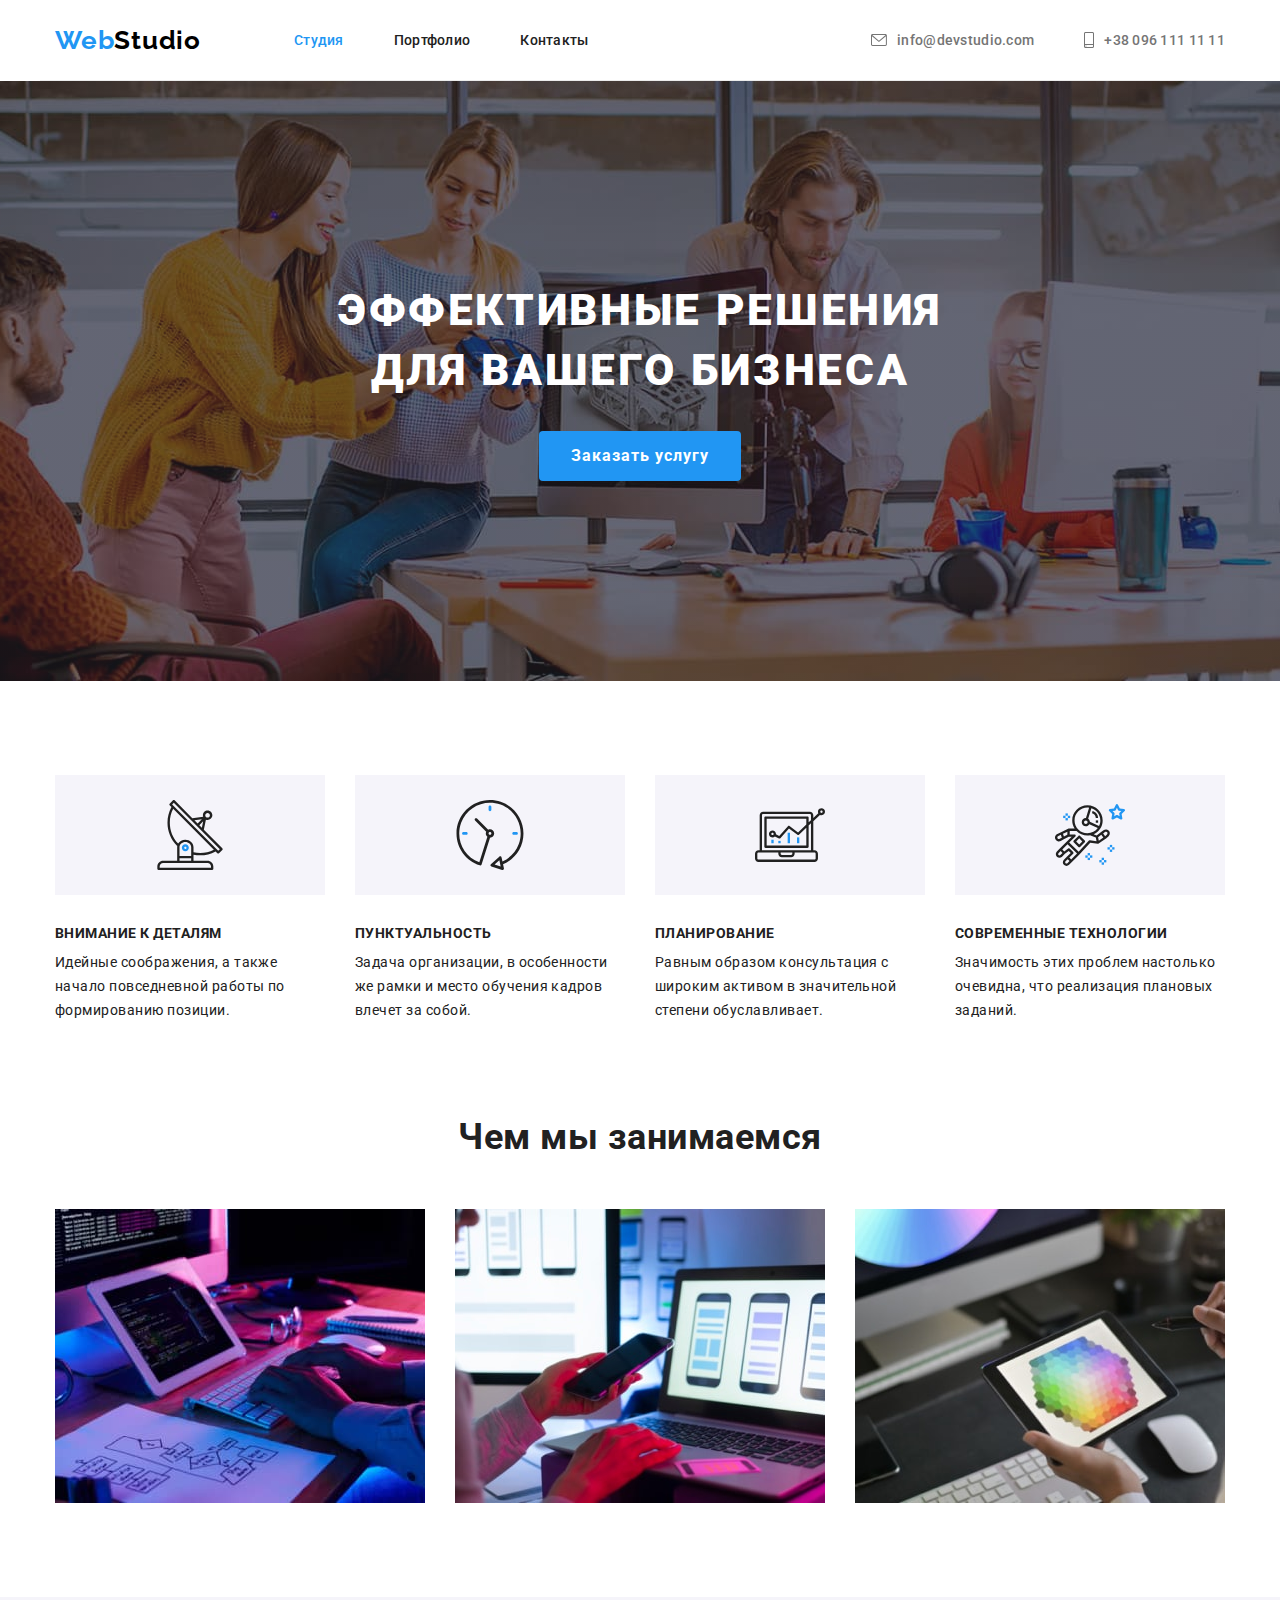
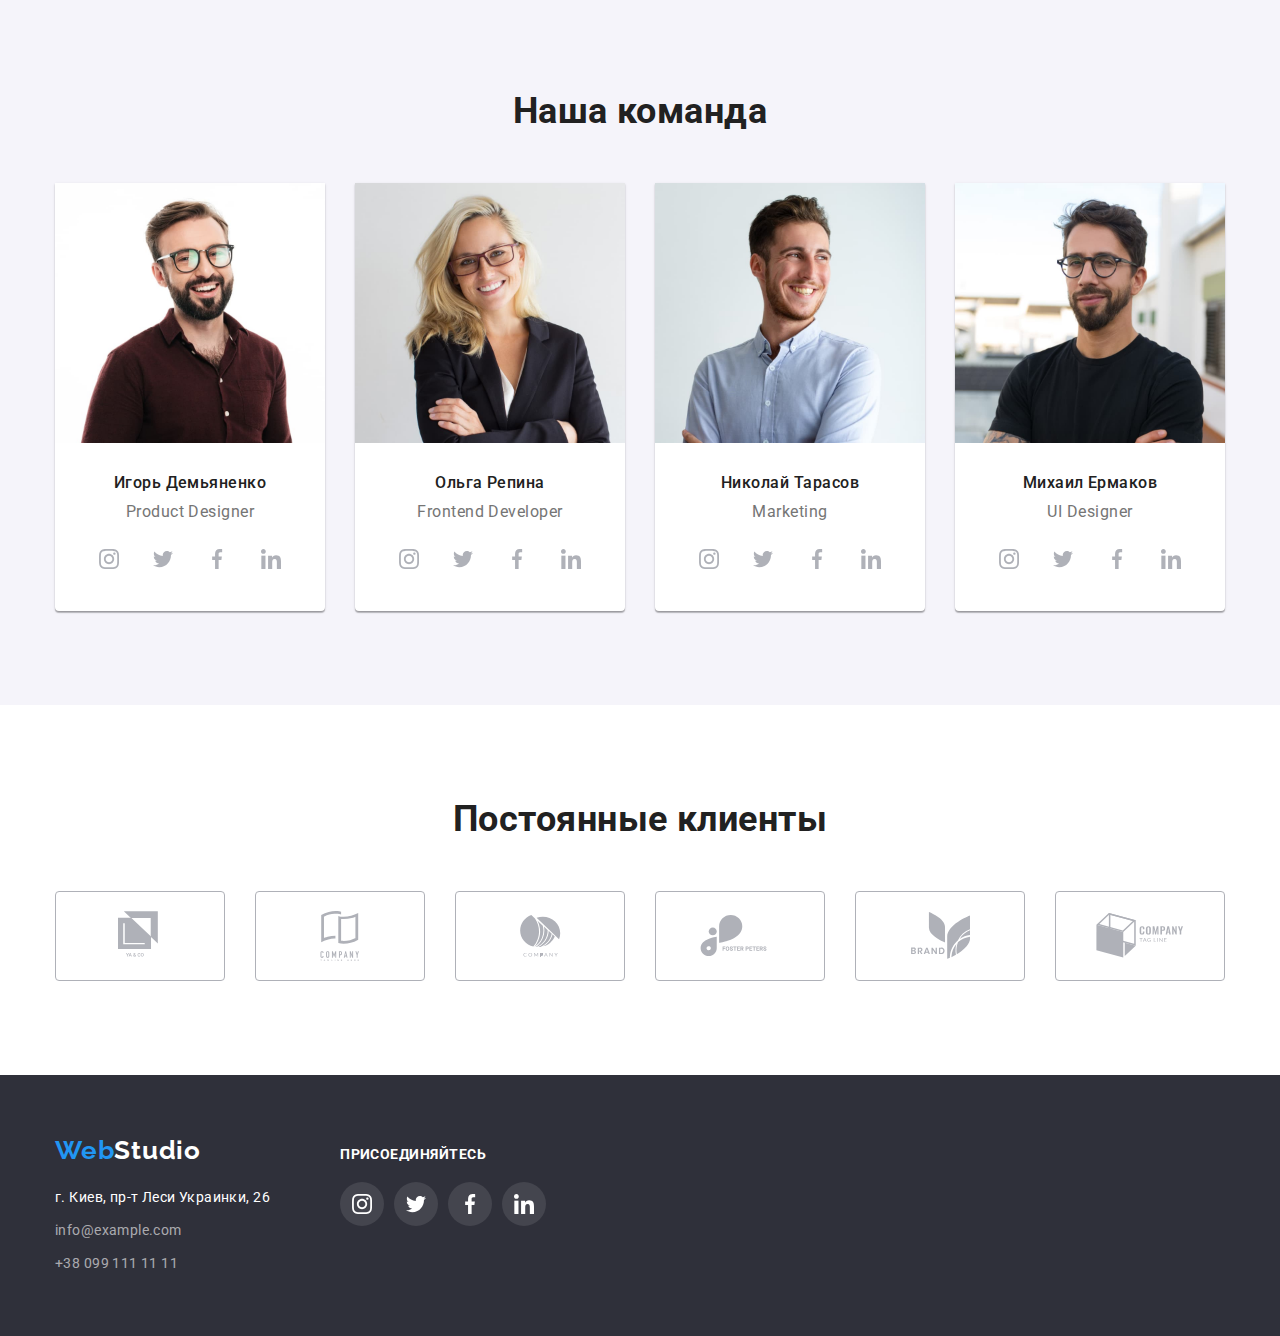
<file: index.html>
<!DOCTYPE html>
<html lang="ru">
<head>
    <meta charset="UTF-8">
    <meta name="viewport" content="width=device-width, initial-scale=1.0">
    <title>WebStudio</title>
    <link rel="preconnect" href="https://fonts.gstatic.com">
    <link href="https://fonts.googleapis.com/css2?family=Raleway:wght@700&family=Roboto:wght@400;500;700;900&display=swap" rel="stylesheet">
    <link rel="stylesheet" href="https://cdnjs.cloudflare.com/ajax/libs/modern-normalize/0.6.0/modern-normalize.min.css">
    <link rel="stylesheet" href="css/style.css">
</head>
<body class="body">

    <!--HEADER-->
    <header>
        <div class="header container">
            <nav class="main-nav">
                <a href="index.html" lang="en" class="logo">Web<span class="logo black-theme">Studio</span></a> 
                <ul class="site-nav list ">
                    <li class="site-nav-item"><a href="index.html" class="link current">Студия</a></li>
                    <li class="site-nav-item"><a href="portfolio.html" class="link">Портфолио</a></li>
                    <li class="site-nav-item"><a href="" class="link">Контакты</a></li>
                </ul>
            </nav>
            <address class="address">
                <ul class="address-list list">
                    <li class="address-item">
                        <a href="mailto:info@devstudio.com" class="address-link">
                            <svg class="address-icon" width="16" height="12">
                                <use href="./images/sprite.svg#envelope"></use>
                            </svg>
                            info@devstudio.com
                        </a>
                    </li>
                    <li class="address-item">
                        <a href="tel:+380961111111" class="address-link">
                            <svg class="address-icon" width="10" height="16">
                                <use href="./images/sprite.svg#smartphone"></use>
                            </svg>
                         +38 096 111 11 11
                        </a>
                    </li>
                </ul>
            </address>
        </div>
    </header>

    <main>
    <!--HERO-->
    <section class="hero-overlay">
        <div class="hero-center-side">
            <h1 class="hero-title">Эффективные решения для вашего бизнеса</h1>
            <a href="" class="hero-link">Заказать услугу</a>
        </div>
    </section>

    <!-- ADVANTAGES -->
    <section class="advantages section">
        <div class="container">
            <h2 class="visually-hidden" >Преимущества</h2>
            <ul class="advantages-list list">
                <li class="advantages-item">
                    <div class="icon-bg">
                        <svg class="advantages-icon" width="70" height="70">
                            <use href="./images/sprite.svg#antenna"></use>
                        </svg>
                    </div>
                    <h3 class="advantages-title">Внимание к деталям</h3>
                    <p>Идейные соображения, а также начало повседневной работы по формированию позиции.</p>
                </li>
                <li class="advantages-item">
                    <div class="icon-bg">
                        <svg class="advantages-icon" width="70" height="70">
                            <use href="./images/sprite.svg#clock"></use>
                        </svg>
                    </div>
                    <h3 class="advantages-title">Пунктуальность</h3>
                    <p>Задача организации, в особенности же рамки и место обучения кадров влечет за собой.</p>
                </li>
                <li class="advantages-item">
                    <div class="icon-bg">
                        <svg class="advantages-icon" width="70" height="70">
                            <use href="./images/sprite.svg#diagram"></use>
                        </svg>
                    </div>
                    <h3 class="advantages-title">Планирование</h3>
                    <p>Равным образом консультация с широким активом в значительной степени обуславливает.</p>
                </li>
                <li class="advantages-item">
                    <div class="icon-bg">
                        <svg class="advantages-icon" width="70" height="70">
                            <use href="./images/sprite.svg#astronaut"></use>
                        </svg>
                    </div>
                    <h3 class="advantages-title">Современные технологии</h3>
                    <p>Значимость этих проблем настолько очевидна, что реализация плановых заданий.</p>
                </li>
            </ul>
        </div>
    </section>

    <!--ABOUT-->
    <section class="about">
        <div class="container">
            <h2 class="about-title">Чем мы занимаемся</h2>
            <ul class="about-list list">
                <li class="about-item">
                    <img src="images/image01.jpg" alt="Компьютер" width="370" height="294">
                </li>
                <li class="about-item">
                    <img src="images/image02.jpg" alt="Мобильный телефон" width="370" height="294">
                </li>
                <li class="about-item">
                    <img src="images/image03.jpg" alt="Планшет" width="370" height="294">
                </li>
            </ul>
        </div>
    </section>

    <!-- TEAM-->
    <section class="team section">
        <div class="container">
            <h2 class="team-title">Наша команда</h2>
            <ul class="team-list list">
                <li class="team-item">
                    <img src="images/team/product_designer.jpg" alt="Игорь Демьяненко" width="270" height="260">
                    <div class="team-content">
                        <h3 class="team-name">Игорь Демьяненко</h3>
                        <p class="team-position" lang="en">Product Designer</p>
                        <ul class="social-list list">
                            <li class="social-list-item">
                                <a href="" class="social-list-link">
                                    <svg class="social-list-icon">
                                        <use href="./images/sprite.svg#instagram"></use>
                                    </svg>
                                </a>
                            </li>
                            <li class="social-list-item">
                                <a href="" class="social-list-link">
                                    <svg class="social-list-icon">
                                        <use href="./images/sprite.svg#twitter"></use>
                                    </svg>
                                </a>
                            </li>
                            <li class="social-list-item">
                                <a href="" class="social-list-link">
                                    <svg class="social-list-icon">
                                        <use href="./images/sprite.svg#facebook"></use>
                                    </svg>
                                </a>
                            </li>
                            <li class="social-list-item">
                                <a href="" class="social-list-link">
                                    <svg class="social-list-icon">
                                        <use href="./images/sprite.svg#linkedin"></use>
                                    </svg>
                                </a>
                            </li>
                        </ul>
                    </div>  
                </li>
                <li class="team-item">
                    <img src="images/team/frontend_developer.jpg" alt="Ольга Репина" width="270" height="260">
                    <div class="team-content">
                        <h3  class="team-name">Ольга Репина</h3>
                        <p class="team-position" lang="en">Frontend Developer</p>
                        <ul class="social-list list">
                            <li class="social-list-item">
                                <a href="" class="social-list-link">
                                    <svg class="social-list-icon">
                                        <use href="./images/sprite.svg#instagram"></use>
                                    </svg>
                                </a>
                            </li>
                            <li class="social-list-item">
                                <a href="" class="social-list-link">
                                    <svg class="social-list-icon">
                                        <use href="./images/sprite.svg#twitter"></use>
                                    </svg>
                                </a>
                            </li>
                            <li class="social-list-item">
                                <a href="" class="social-list-link">
                                    <svg class="social-list-icon">
                                        <use href="./images/sprite.svg#facebook"></use>
                                    </svg>
                                </a>
                            </li>
                            <li class="social-list-item">
                                <a href="" class="social-list-link">
                                    <svg class="social-list-icon">
                                        <use href="./images/sprite.svg#linkedin"></use>
                                    </svg>
                                </a>
                            </li>
                        </ul>
                    </div>
                </li>
                <li class="team-item">
                    <img src="images/team/marketing.jpg" alt="Николай Тарасов" width="270" height="260">
                    <div class="team-content">
                        <h3  class="team-name">Николай Тарасов</h3>
                        <p class="team-position" lang="en">Marketing</p>
                        <ul class="social-list list">
                            <li class="social-list-item">
                                <a href="" class="social-list-link">
                                    <svg class="social-list-icon">
                                        <use href="./images/sprite.svg#instagram"></use>
                                    </svg>
                                </a>
                            </li>
                            <li class="social-list-item">
                                <a href="" class="social-list-link">
                                    <svg class="social-list-icon">
                                        <use href="./images/sprite.svg#twitter"></use>
                                    </svg>
                                </a>
                            </li>
                            <li class="social-list-item">
                                <a href="" class="social-list-link">
                                    <svg class="social-list-icon">
                                        <use href="./images/sprite.svg#facebook"></use>
                                    </svg>
                                </a>
                            </li>
                            <li class="social-list-item">
                                <a href="" class="social-list-link">
                                    <svg class="social-list-icon">
                                        <use href="./images/sprite.svg#linkedin"></use>
                                    </svg>
                                </a>
                            </li>
                        </ul>
                    </div>
                </li>
                <li class="team-item">
                    <img src="images/team/ui-designer.jpg" alt="Михаил Ермаков" width="270" height="260">
                    <div class="team-content">
                        <h3 class="team-name">Михаил Ермаков</h3>
                        <p class="team-position" lang="en">UI Designer</p>
                        <ul class="social-list list">
                            <li class="social-list-item">
                                <a href="" class="social-list-link">
                                    <svg class="social-list-icon">
                                        <use href="./images/sprite.svg#instagram"></use>
                                    </svg>
                                </a>
                            </li>
                            <li class="social-list-item">
                                <a href="" class="social-list-link">
                                    <svg class="social-list-icon">
                                        <use href="./images/sprite.svg#twitter"></use>
                                    </svg>
                                </a>
                            </li>
                            <li class="social-list-item">
                                <a href="" class="social-list-link">
                                    <svg class="social-list-icon">
                                        <use href="./images/sprite.svg#facebook"></use>
                                    </svg>
                                </a>
                            </li>
                            <li class="social-list-item">
                                <a href="" class="social-list-link">
                                    <svg class="social-list-icon">
                                        <use href="./images/sprite.svg#linkedin"></use>
                                    </svg>
                                </a>
                            </li>
                        </ul>
                    </div>
                    
                </li>
            </ul>
        </div>
    </section>
    <!-- CLIENTS -->
    <section class="clients section">
        <div class="container">
            <h2 class="clients-title">Постоянные клиенты</h2>
            <ul class="clients-list list">
                <li class="clients-item">
                    <a href="" class="clients-link">
                        <svg class="clients-icon" width="44" height="49">
                            <use href="./images/sprite.svg#logo-1"></use>
                        </svg>
                    </a>
                </li>
            
                <li class="clients-item">
                    <a href="" class="clients-link">
                        <svg class="clients-icon" width="40" height="50">
                            <use href="./images/sprite.svg#logo-2"></use>
                        </svg>
                    </a>
                </li>
           
                <li class="clients-item">
                    <a href="" class="clients-link">
                        <svg class="clients-icon" width="41" height="42">
                            <use href="./images/sprite.svg#logo-3"></use>
                        </svg>
                    </a>
                </li>
            
                <li class="clients-item">
                    <a href="" class="clients-link">
                        <svg class="clients-icon" width="80" height="42">
                            <use href="./images/sprite.svg#logo-4"></use>
                        </svg>
                    </a>
                </li>
           
                <li class="clients-item">
                    <a href="" class="clients-link">
                        <svg class="clients-icon" width="59" height="47">
                            <use href="./images/sprite.svg#logo-5"></use>
                        </svg>
                    </a>
                </li>
            
                <li class="clients-item">
                    <a href="" class="clients-link">
                        <svg class="clients-icon" width="88" height="45">
                            <use href="./images/sprite.svg#logo-6"></use>
                        </svg>
                    </a>
                </li>
            </ul>
        </div>
    </section>

    </main>

    <!-- Footer-->
    <footer class="footer">
        <div class="container footer-page">
            <div class="contact-footer">
                <a href="index.html" lang="en" class="footer-logo logo">Web<span class="logo white-theme">Studio</span></a> 
            <address class="address-footer">
                <ul class="contact-list list">
                    <li class="contact-item"><a href="https://goo.gl/maps/Wp1n7zY5raGq34UZ8" target="_blank" class="footer-link map" >г. Киев, пр-т Леси Украинки, 26</a></li>
                    <li class="contact-item"><a href="mailto:info@example.com" class="footer-link">info@example.com</a></li>
                    <li class="contact-item"><a href="tel:+380961111111" class="footer-link">+38 099 111 11 11</a></li>
                </ul>
            </address>
            </div>
            <div class="social-footer">
            <p class="social-links">присоединяйтесь</p>
            <ul class="social-links-list list">
                <li class="social-links-item">
                    <a href="" class="social-links-link">
                        <svg class="social-links-icon">
                            <use href="./images/sprite.svg#instagram"></use>
                        </svg>
                    </a>
                </li>
                <li class="social-links-item">
                    <a href="" class="social-links-link">
                        <svg class="social-links-icon">
                            <use href="./images/sprite.svg#twitter"></use>
                        </svg>
                    </a>
                </li>
                <li class="social-links-item">
                    <a href="" class="social-links-link">
                        <svg class="social-links-icon">
                            <use href="./images/sprite.svg#facebook"></use>
                        </svg>
                    </a>
                </li>
                <li class="social-links-item">
                    <a href="" class="social-links-link">
                        <svg class="social-links-icon">
                            <use href="./images/sprite.svg#linkedin"></use>
                        </svg>
                    </a>
                </li>
            </ul>
           </div> 
         </div>
    </footer>
</body>
</html>
</file>
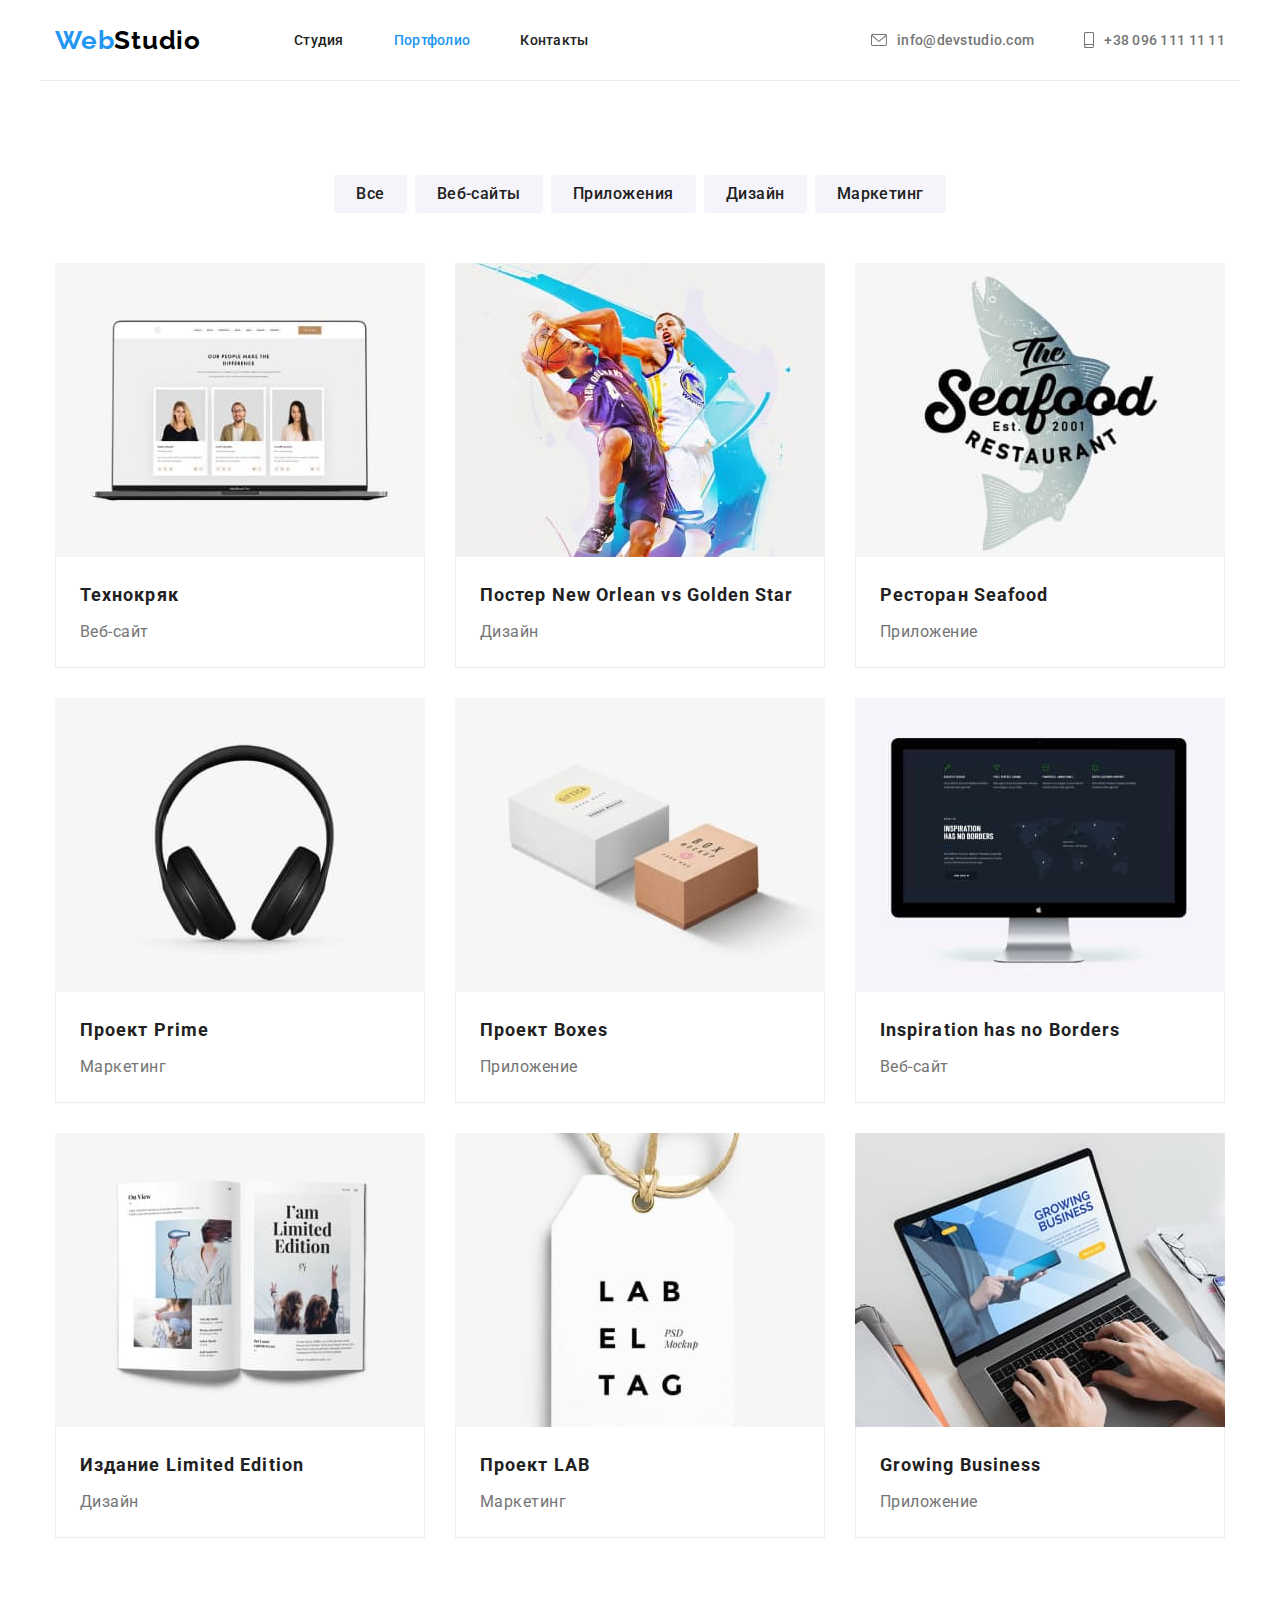
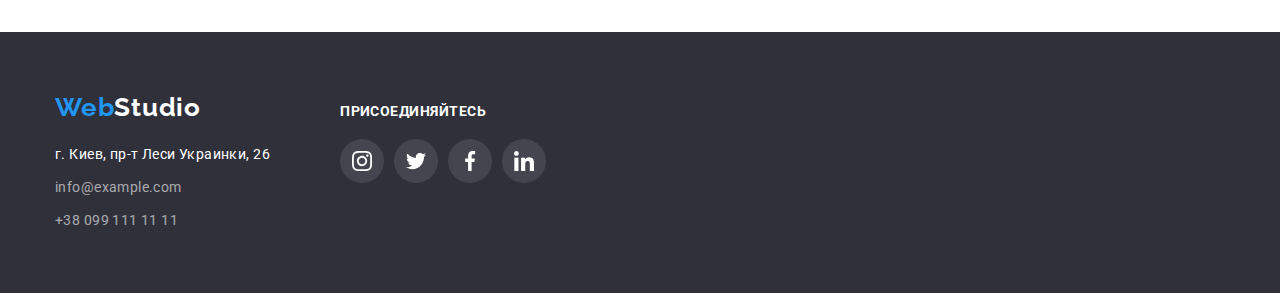
<file: portfolio.html>
<!DOCTYPE html>
<html lang="ru">
<head>
    <meta charset="UTF-8">
    <meta name="viewport" content="width=device-width, initial-scale=1.0">
    <title>WebStudio</title>
    <link rel="preconnect" href="https://fonts.gstatic.com">
    <link href="https://fonts.googleapis.com/css2?family=Raleway:wght@700&family=Roboto:wght@400;500;700;900&display=swap" rel="stylesheet">
    <link rel="stylesheet" href="https://cdnjs.cloudflare.com/ajax/libs/modern-normalize/0.6.0/modern-normalize.min.css">
    <link rel="stylesheet" href="css/style.css">
</head>
<body>

    <!--HEADER-->
    <header>
        <div class="header container">
            <nav class="main-nav">
                <a href="index.html" lang="en" class="logo">Web<span class="logo black-theme">Studio</span></a> 
                <ul class="site-nav list ">
                    <li class="site-nav-item"><a href="index.html" class="link">Студия</a></li>
                    <li class="site-nav-item"><a href="portfolio.html" class="link current">Портфолио</a></li>
                    <li class="site-nav-item"><a href="" class="link">Контакты</a></li>
                </ul>
            </nav>
            <address class="address">
                <ul class="address-list list">
                    <li class="address-item">
                        <a href="mailto:info@devstudio.com" class="address-link">
                            <svg class="address-icon" width="16" height="12">
                                <use href="./images/sprite.svg#envelope"></use>
                            </svg>
                            info@devstudio.com
                        </a>
                    </li>
                    <li class="address-item">
                            <a href="tel:+380961111111" class="address-link">
                                <svg class="address-icon" width="10" height="16">
                                    <use href="./images/sprite.svg#smartphone"></use>
                                </svg>
                             +38 096 111 11 11
                            </a>
                    </li>
                </ul>
            </address>
        </div>
    </header>

    <main>
        <!-- Portfolio-->
        <section class="portfolio section">
            <div class="container">
            <h1 class="portfolio-title visually-hidden">Портфолио </h1>
        <ul class="button-list list">
            <li class="button-item"><button type="button" class="button">Все</button></li>
            <li class="button-item"><button type="button" class="button">Веб-сайты</button></li>
            <li class="button-item"><button type="button" class="button">Приложения</button></li>
            <li class="button-item"><button type="button" class="button">Дизайн</button></li>
            <li class="button-item"><button type="button" class="button">Маркетинг</button></li>
        </ul>

    <!--Exampels-->
    <ul class="portfolio-list list">
        <li class="portfolio-item">
            <a href="" class="portfolio-link link">
                <img src="images/portfolio/img-01.jpg" alt="Технокряк" width="370" height="294">
                <div class="portfolio-content">
                    <h2 class="portfolio-name">Технокряк</h2>
                    <p class="portfolio-type">Веб-сайт</p>
                </div>
            </a>
            </li>
        <li class="portfolio-item">
            <a href="" class="portfolio-link link">
                <img src="images/portfolio/img-02.jpg" alt="Постер New Orlean vs Golden Star" width="370" height="294">
                <div class="portfolio-content">
                    <h2 class="portfolio-name">Постер New Orlean vs Golden Star</h2>
                    <p class="portfolio-type">Дизайн</p>
                </div>
            </a>
        </li>
        <li class="portfolio-item">
            <a href="" class="portfolio-link link">
                <img src="images/portfolio/img-03.jpg" alt="Ресторан Seafood" width="370" height="294">
                <div class="portfolio-content">
                    <h2 class="portfolio-name">Ресторан Seafood</h2>
                    <p class="portfolio-type">Приложение</p>
                </div>
            </a>
        </li>
        <li class="portfolio-item">
            <a href="" class="portfolio-link link">
                <img src="images/portfolio/img-04.jpg" alt="Проект Prime" width="370" height="294">
                <div class="portfolio-content">
                    <h2 class="portfolio-name" >Проект Prime</h2>
                    <p class="portfolio-type">Маркетинг</p>
                </div>
            </a>
        </li>
        <li class="portfolio-item">
            <a href="" class="portfolio-link link">
                <img src="images/portfolio/img-05.jpg" alt="Проект Boxes" width="370" height="294">
                <div class="portfolio-content">
                    <h2 class="portfolio-name" >Проект Boxes</h2>
                    <p class="portfolio-type">Приложение</p>
                </div>
            </a>
        </li>
        <li class="portfolio-item">
            <a href="" class="portfolio-link link">
                <img src="images/portfolio/img-06.jpg" alt="Inspiration has no Borders" width="370" height="294">
                <div class="portfolio-content">
                    <h2 class="portfolio-name" >Inspiration has no Borders</h2>
                    <p class="portfolio-type">Веб-сайт</p>
                </div>
            </a>
        </li>
        <li class="portfolio-item">
            <a href="" class="portfolio-link link">
                <img src="images/portfolio/img-07.jpg" alt="Издание Limited Edition" width="370" height="294">
                <div class="portfolio-content">
                    <h2 class="portfolio-name" >Издание Limited Edition</h2>
                    <p class="portfolio-type">Дизайн</p>
                </div>
            </a>
        </li>
        <li class="portfolio-item">
            <a href="" class="portfolio-link link">
                <img src="images/portfolio/img-08.jpg" alt="Проект LAB" width="370" height="294">
                <div class="portfolio-content">
                    <h2 class="portfolio-name" >Проект LAB</h2>
                    <p class="portfolio-type">Маркетинг</p>
                </div>
            </a>
        </li>
        <li class="portfolio-item">
            <a href="" class="portfolio-link link">
                <img src="images/portfolio/img-09.jpg" alt="Growing Business" width="370" height="294">
                <div class="portfolio-content">
                    <h2 class="portfolio-name" >Growing Business</h2>
                    <p class="portfolio-type">Приложение</p>
                </div>
            </a>
        </li>
    </ul>
</div>

    </section>
    </main>

     <!-- Footer-->
     <footer class="footer">
        <div class="container footer-page">
            <div class="contact-footer">
                <a href="index.html" lang="en" class="footer-logo logo">Web<span class="logo white-theme">Studio</span></a> 
            <address class="address-footer">
                <ul class="contact-list list">
                    <li class="contact-item"><a href="https://goo.gl/maps/Wp1n7zY5raGq34UZ8" target="_blank" class="footer-link map" >г. Киев, пр-т Леси Украинки, 26</a></li>
                    <li class="contact-item"><a href="mailto:info@example.com" class="footer-link">info@example.com</a></li>
                    <li class="contact-item"><a href="tel:+380961111111" class="footer-link">+38 099 111 11 11</a></li>
                </ul>
            </address>
            </div>
            <div class="social-footer">
            <p class="social-links">присоединяйтесь</p>
            <ul class="social-links-list list">
                <li class="social-links-item">
                    <a href="" class="social-links-link">
                        <svg class="social-links-icon">
                            <use href="./images/sprite.svg#instagram"></use>
                        </svg>
                    </a>
                </li>
                <li class="social-links-item">
                    <a href="" class="social-links-link">
                        <svg class="social-links-icon">
                            <use href="./images/sprite.svg#twitter"></use>
                        </svg>
                    </a>
                </li>
                <li class="social-links-item">
                    <a href="" class="social-links-link">
                        <svg class="social-links-icon">
                            <use href="./images/sprite.svg#facebook"></use>
                        </svg>
                    </a>
                </li>
                <li class="social-links-item">
                    <a href="" class="social-links-link">
                        <svg class="social-links-icon">
                            <use href="./images/sprite.svg#linkedin"></use>
                        </svg>
                    </a>
                </li>
            </ul>
           </div> 
         </div>
    </footer>
</body>
</html>
</file>
<file: css/style.css>
/* цвет основного текста #212121; */
/* вторичный цвет текста  #757575 */
/* белый #FFFFFF  */
/* черный логотип  #000000 */
/* акцент #2196F3 */
/* вторичный цвет фона #F5F4FA; */
/* цвет фона футера #2F303A; */

:root {
  --primary-text-color: #212121;
  --secondary-text-color: #757575;
  --accent-color:  #2196F3 ;
  --primary-white-color: #ffffff;
  --general-font-family: 'Roboto', sans-serif;
}

body {
  background-color: var(--primary-white-color);
  color: var(--primary-text-color);
  font-family: var(--general-font-family);
  letter-spacing: 0.03em;
 
}

.visually-hidden {
  position: absolute;
  width: 1px;
  height: 1px;
  margin: -1px;
  border: 0;
  padding: 0;
  white-space: nowrap;
  clip-path: inset(100%);
  clip: rect(0 0 0 0);
  overflow: hidden;
}

.container {
  margin-left: auto;
  margin-right: auto;
  width: 1200px;
  padding-left: 15px;
  padding-right: 15px;
  /* outline: 2px solid tomato; */
}

.section {
  padding-top: 94px;
  padding-bottom: 94px;
} 

.list {
  padding: 0;
  margin: 0;
  list-style: none;
}

h1,
h2, 
h3, 
p {
  margin-top: 0;
  margin-bottom: 0;
}

img {
  display: block;
}

.logo {
  color: var(--accent-color);
  font-family: 'Raleway', sans-serif;
  font-weight: 700;
  font-size: 26px;
  line-height: 1.192;
  letter-spacing: 0.03em;
  text-decoration: none;
}

.logo.black-theme {
  color: #000000;
}

.logo.white-theme {
  color: #ffffff;
}
/* ================= HEADER ================= */
.header {
  display: flex;
  align-items: center;
  border-bottom: 1px solid #ECECEC;
}

.main-nav {
  display: flex;
  align-items: center;
}

.site-nav {
  display: flex;
  margin-left: 93px;
}

.site-nav-item:not(:last-child),
.address-item:not(:last-child) {
 margin-right: 50px;
}

.address-list {
  display: flex;
}

.address {
  margin-left: auto;
}

.site-nav .link {
  display: block;
  padding-top: 32px;
  padding-bottom: 32px;

  color: var(--primary-text-color);
  font-weight: 500;
  font-size: 14px;
  line-height: 1.142;
  letter-spacing: 0.02em;
  text-decoration: none;
}

.site-nav .link.current {
  color: var(--accent-color);
}

.address-link {
  display: flex;
  align-items: center;
  padding-top: 32px;
  padding-bottom: 32px;

  color: var(--secondary-text-color);
  font-weight: 500;
  font-size: 14px;
  line-height: 1.142;
  letter-spacing: 0.02em;
  text-decoration: none;
  font-style: normal
}

.address-icon {
  fill: var(--secondary-text-color);
  margin-right: 10px;
}

.site-nav .link:hover,
.site-nav .link:focus,
.address-link:hover,
.address-link:focus {
  color: var(--accent-color);
}
.address-link:hover .address-icon,
.address-link:focus .address-icon  {
  fill: var(--accent-color);
}
/* ================= HEADER END ================= */
/* ================= HERO ================= */
.hero-overlay {
  max-width: 1600px;
  height: 600px;
  margin-left: auto;
  margin-right: auto;
  /* outline: 2px solid teal; */
  background-image: linear-gradient( 
    to right,
  rgba(47, 48, 58, 0.4),
  rgba(47, 48, 58, 0.4)
  ),
   url(../images/hero/hero.jpg);
  
  background-position: center;
  background-repeat: no-repeat;
  background-size: cover;
  background-color: #2F303A;
  text-align: center;
}

 .hero-center-side {
  display: inline-block;
  padding-top: 200px;
  padding-bottom: 200px;
  max-width: 696px;
} 

.hero-title {
  margin-bottom: 30px;

  color: #ffffff;
  font-weight: 900;
  font-size: 44px;
  line-height: 1.363;
  letter-spacing: 0.06em;
  text-transform: uppercase;
}

.hero-link {
  display: inline-block;
  border-radius: 4px;
  /* border: 1px solid transparent; */
  padding: 10px 32px;
  min-width: 200px;

  color: #FFFFFF; 
  background-color: var(--accent-color);
  font-weight: 700;
  font-size: 16px;
  line-height: 1.875;
  letter-spacing: 0.06em;
  text-decoration: none;
  text-align: center;
  cursor: pointer;
}

.hero-link:hover {
  background-color:#188CE8;
} 
/* ================= HERO END ================= */
/* ================= ADVANTAGES ================= */
 .advantages-title {
  margin-bottom: 10px;

  font-weight: 700;
  font-size: 14px;
  line-height: 1.142;
  text-transform: uppercase;
 }  

 .advantages-list {
  display: flex;
  justify-content: space-between;
 
  font-weight: 400;
  font-size: 14px;
  line-height: 1.714;
 } 

 .advantages-item {
   width: 270px;
 }

 .advantages-item:not(:last-child) {
  margin-right: 30px;
} 

.icon-bg {
  display: flex;
  justify-content: center;
  align-items: center;

  margin-bottom: 30px;

  height: 120px;
  background-color: #F5F4FA;
}

/* ================= ADVANTAGES END ================= */
/* ================= ABOUT and TEAM ================= */
.about {
  padding-bottom: 94px ;
}

.about-list {
  display: flex;
  justify-content: space-between;
}

.team-list {
  display: flex;
  text-align: center;
}

.team-item {
  border-bottom-right-radius: 4px;
  border-bottom-left-radius: 4px;
  
  background-color: #fff;
  
  box-shadow: 0px 1px 3px rgba(0, 0, 0, 0.12),
    0px 1px 1px rgba(0, 0, 0, 0.14),
    0px 2px 1px rgba(0, 0, 0, 0.2);
}

.team-item:not(:last-child) {
  margin-right: 30px;
} 

.about-title,
.team-title,
.clients-title {
  margin-bottom: 50px;
  
  font-weight: 700;
  font-size: 36px;
  line-height: 1.166;
  text-align: center;
}

.team {
  background-color: #F5F4FA;
}

.team-content {
  padding-bottom: 30px;
  padding-top: 30px;
  padding-right: 32px;
  padding-left: 32px;

}

.team-name {
  margin-bottom: 10px;

  font-weight: 500;
  font-size: 16px;
  line-height: 1.187;
}

.team-position {
  color: var(--secondary-text-color);
  font-weight: 400;
  font-size: 16px;
  line-height: 1.187; 
  margin-bottom: 16px;
}

.social-list {
  display: flex;
  justify-content: space-between;
}

.social-list-link {
  display: flex;
  justify-content: center;
  align-items: center;
  height: 44px;
  width: 44px;
  border-radius: 50%;
}

.social-list-icon {
  height: 20px;
  width: 20px;
  fill: #AFB1B8;
}

.social-list-link:focus .social-list-icon,
.social-list-link:hover .social-list-icon {
 fill: var(--primary-white-color);
}

.social-list-link:focus, 
.social-list-link:hover  {
 background-color: var(--accent-color);
}

/* ================= ABOUT and TEAM END ================= */
/* ================= CLIENTS ================= */
.clients-list {
  display: flex;
  justify-content: space-between;
}

.clients-icon {
  fill: #AFB1B8;
}

.clients-link {
  display: flex;
  justify-content: center;
  align-items: center;
  border: 1px solid #AFB1B8;
  border-radius: 4px;
  width: 170px;
  height: 90px;
}

.clients-link:hover,
.clients-link:focus {
  border: 1px solid var(--accent-color);
}

.clients-link:hover .clients-icon,
.clients-link:focus .clients-icon {
  fill: var(--accent-color);
}

/* ================= CLIENTS END ================= */

/* ================= FOOTER ================= */
.footer {
  background-color: #2F303A;
  padding-top: 60px;
  padding-bottom: 60px;
}

.footer-logo {
  display: block;
  margin-bottom: 20px;
}

.contact-item:not(:last-child) {
  margin-bottom: 9px;
}

.footer-link {
  color: rgba(255, 255, 255, 0.6);  
  font-weight: 400;
  font-size: 14px;
  line-height: 1.714;
  letter-spacing: 0.03em;
  text-decoration: none;
  font-style: normal;
}

.footer-link.map {
  color: #ffffff; 
}

.footer-link:hover,
.footer-link:focus,
.footer-link-map:hover,
.footer-link-map:focus {
  color: var(--accent-color);
}

.social-links {
  margin-bottom: 20px;

  font-weight: 700;
  font-size: 14px;
  line-height: 1.142;
  text-transform: uppercase;
  color: #FFFFFF;
}
.footer-page {
  display: flex;
  align-items: baseline;
}

.social-links-list {
  display: flex;
  justify-content: space-between;
}

.social-links-item:not(:last-child) {
 margin-right: 10px;
}

.social-links-link {
  display: flex;
  justify-content: center;
  align-items: center;
  height: 44px;
  width: 44px;
  border-radius: 50%;
  background-color: rgba(255, 255, 255, 0.1);
  
} 

.social-links-icon {
  width: 20px;
  height: 20px;
  fill: #FFFFFF;
}

.social-links-link:hover,
.social-links-link:focus {
  background-color: var(--accent-color);
} 

.social-footer {
  margin-left: 70px;
}

/* ================= FOOTER END ================= */
/* ================= PORTFOLIO ================= */
.button-list {
  display: flex;
  justify-content: center;
  margin-bottom: 50px;
}

.button-item:not(:last-child) {
  margin-right: 8px;
}

.button-list .button {
  display: block;
  padding: 6px 22px;
  border-radius: 4px;
  border: none;
  color: var(--primary-text-color);
  background-color: #F5F4FA;
  font-family: var(--general-font-family); 
  font-style: normal;
  font-weight: 500;
  font-size: 16px;
  line-height: 1.625;
  letter-spacing: 0.03em;
  cursor: pointer;
}

.button-list .button:hover,
.button-list .button:focus {
  /* border: none; */
  color: #ffffff;
  background-color: var(--accent-color);
}

.portfolio-list {
  display: flex;
  flex-wrap: wrap;
  margin-top: -30px;
  margin-left: -30px;
}

.portfolio-item {
  margin-top: 30px;
  margin-left: 30px;
  flex-basis: calc(100% / 9 - 30px);
  
  border-radius: 4px;
}


.portfolio-link {
  display: block;
  text-decoration: none;
}

.portfolio-link:hover,
.portfolio-link:focus {
  box-shadow: 0px 1px 1px rgba(0, 0, 0, 0.12),
   0px 4px 4px rgba(0, 0, 0, 0.06),
    1px 4px 6px rgba(0, 0, 0, 0.16);
}

.portfolio-content {
  padding: 20px 24px;

  border-right-width: 1px;
  border-right-style: solid;
  border-right-color: #EEEEEE;
  border-bottom-width: 1px;
  border-bottom-style: solid;
  border-bottom-color: #EEEEEE;
  border-left-width: 1px;
  border-left-style: solid;
  border-left-color: #EEEEEE;
}

.portfolio-name {
  margin-bottom: 4px;

  color: var(--primary-text-color);
  font-weight: 700;
  font-size: 18px;
  line-height: 2;
  letter-spacing: 0.06em;
}

.portfolio-type {
  color: var(--secondary-text-color);
  font-weight: 400;
  font-size: 16px;
  line-height: 1.875;
  letter-spacing: 0.03em;
}
/* ================= PORTFOLIO END ================= */
</file>
